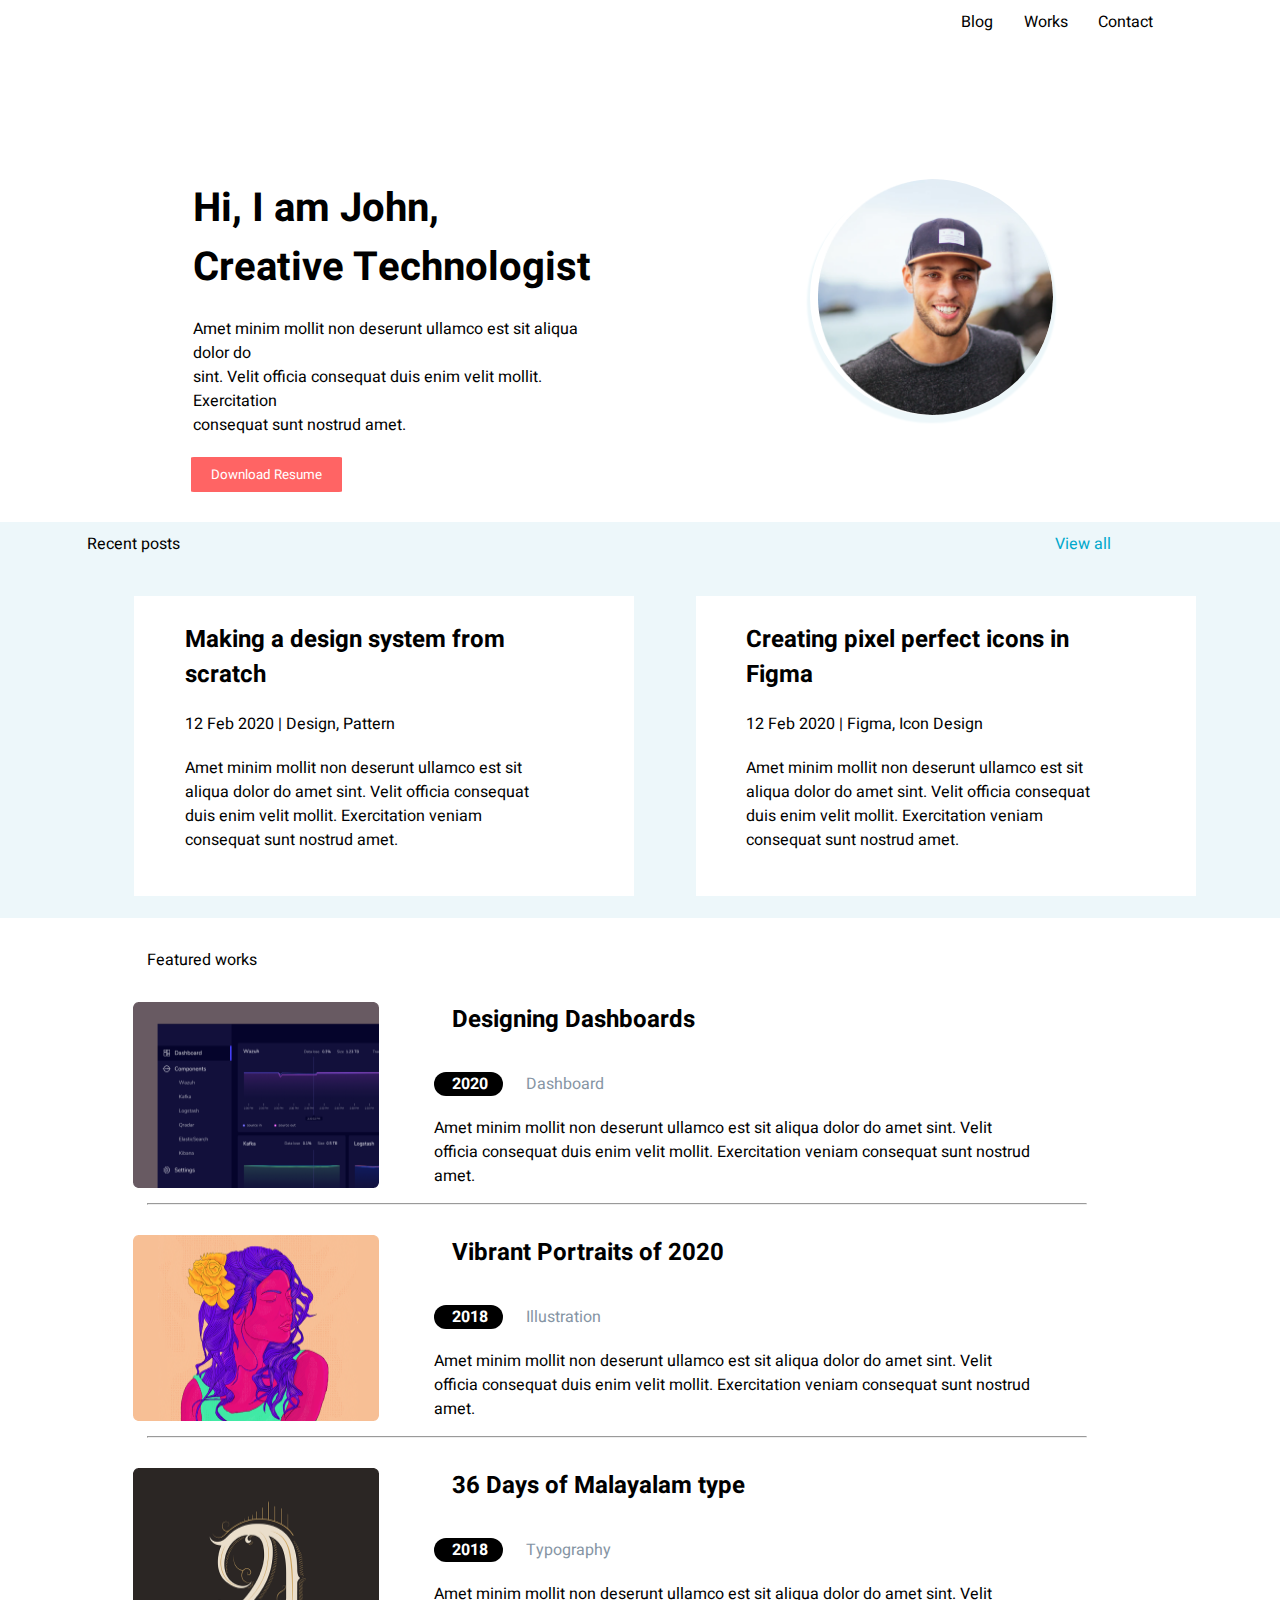
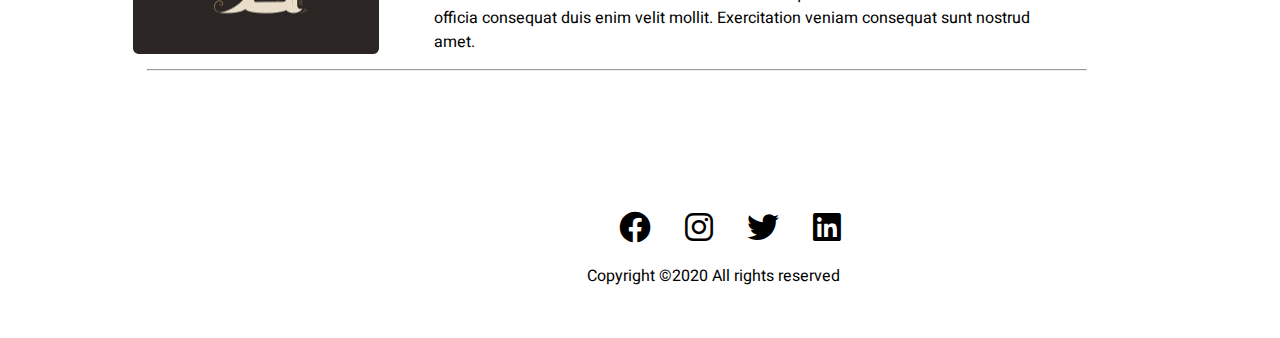
<file: index.html>
<!DOCTYPE html>
<html lang="en">
<head>
    <meta charset="UTF-8">
    <meta http-equiv="X-UA-Compatible" content="IE=edge">
    <meta name="viewport" content="width=device-width, initial-scale=1.0">
    <link rel="stylesheet" href="CSS/style.css">
    <link rel="preconnect" href="https://fonts.googleapis.com">
<link rel="preconnect" href="https://fonts.gstatic.com" crossorigin>
<link href="https://fonts.googleapis.com/css2?family=Heebo&display=swap" rel="stylesheet">
<link rel="stylesheet" href="CSS/all.css">
    <title>Home</title>
</head>
<body>
    <!-- Header start -->
    <header>
        <nav>
            <ul>
                <li><a href="Blog.html">Blog</a></li>
                <li><a href="works.html">Works</a></li>
                <li><a href="index.html">Contact</a></li>
            </ul>
        </nav>
    </header>
    <!-- Header end -->


    <!-- info section start -->
    <section >
        <Div class="first" >
            <div class="info" >
            <h1>Hi, I am John, <br> Creative Technologist</h1>
            <p style="padding-bottom: 20px;">Amet minim mollit non deserunt ullamco est sit aliqua dolor do <br> sint. Velit officia consequat duis enim velit mollit. Exercitation <br> consequat sunt nostrud amet.</p>
            <button>Download Resume</button>
        </div>
        <div class="main-img">
        <img src="images/Ellipse 1.png" alt="">
    </Div>
       </Div>
    </section>
    <!-- info section start -->


    <!-- Recent-posts section start -->
    <section class="Recent-posts">
        <div >
        <p class="veiw">Recent posts <span><a href="">View all</a></span></p>
        </div>
        <div class="parts">
        <div class="part1">
            <h2>Making a design system from <br> scratch</h2>
            <p class="date">12 Feb 2020  |  Design, Pattern</p>
            <p>Amet minim mollit non deserunt ullamco est sit <br> aliqua dolor do amet sint. Velit officia consequat <br> duis enim velit mollit. Exercitation veniam <br> consequat sunt nostrud amet.</p>
        </div>
            <div class="part1">
                <h2>Creating pixel perfect icons in  <br> Figma</h2>
                <p class="date">12 Feb 2020  |  Figma, Icon Design</p>
                <p>Amet minim mollit non deserunt ullamco est sit <br> aliqua dolor do amet sint. Velit officia consequat <br> duis enim velit mollit. Exercitation veniam <br> consequat sunt nostrud amet.</p>
            </div>
    </div>
    </section>
    <!-- Recent-posts section start -->


        <!-- Featured works section start -->
    <section>
        <p>Featured works</p>
        <ul>
            <li >
                <div class="work">
                <img src="images/Rectangle 30.png" alt="">
                <div>
                    <h2><a href="WorkDetail.html">Designing Dashboards</a></h2>
                    <p> <span class="date2">2020</span> <span class="gray">Dashboard</span></p>
                    <p>Amet minim mollit non deserunt ullamco est sit aliqua dolor do amet sint. Velit <br> officia consequat duis enim velit mollit. Exercitation veniam consequat sunt  nostrud amet.</p>
                </div>
                </div>
            </li>
            <hr>
            <li >
                <div class="work">
                <img src="images/Rectangle 32.png" alt="">
                <div>
                    <h2><a href="WorkDetail.html">Vibrant Portraits of 2020</a></h2>
                    <p> <span class="date2">2018</span> <span class="gray">Illustration</span></p>
                    <p>Amet minim mollit non deserunt ullamco est sit aliqua dolor do amet sint. Velit <br> officia consequat duis enim velit mollit. Exercitation veniam consequat sunt  nostrud amet.</p>
                </div>
                </div>
            </li>
            <hr>
            <li >
                <div class="work">
                <img src="images/Rectangle 34.png" alt="">
                <div>
                    <h2><a href="WorkDetail.html">36 Days of Malayalam type</a></h2>
                    <p> <span class="date2">2018</span> <span class="gray">Typography</span></p>
                    <p>Amet minim mollit non deserunt ullamco est sit aliqua dolor do amet sint. Velit <br> officia consequat duis enim velit mollit. Exercitation veniam consequat sunt  nostrud amet.</p>
                </div>
                </div>
            </li>
            <hr>
        </ul>
    </section>
     <!-- Featured works section end -->

<!-- footer start -->
    <footer>
        <div>
            <i class="fa-brands fa-facebook"></i>
            <i class="fa-brands fa-instagram"></i>
            <i class="fa-brands fa-twitter"></i>
            <i class="fa-brands fa-linkedin"></i>
        </div>
        <p>Copyright ©2020 All rights reserved </p>
    </footer>
    <!-- footer end -->
</body>
</html>
</file>
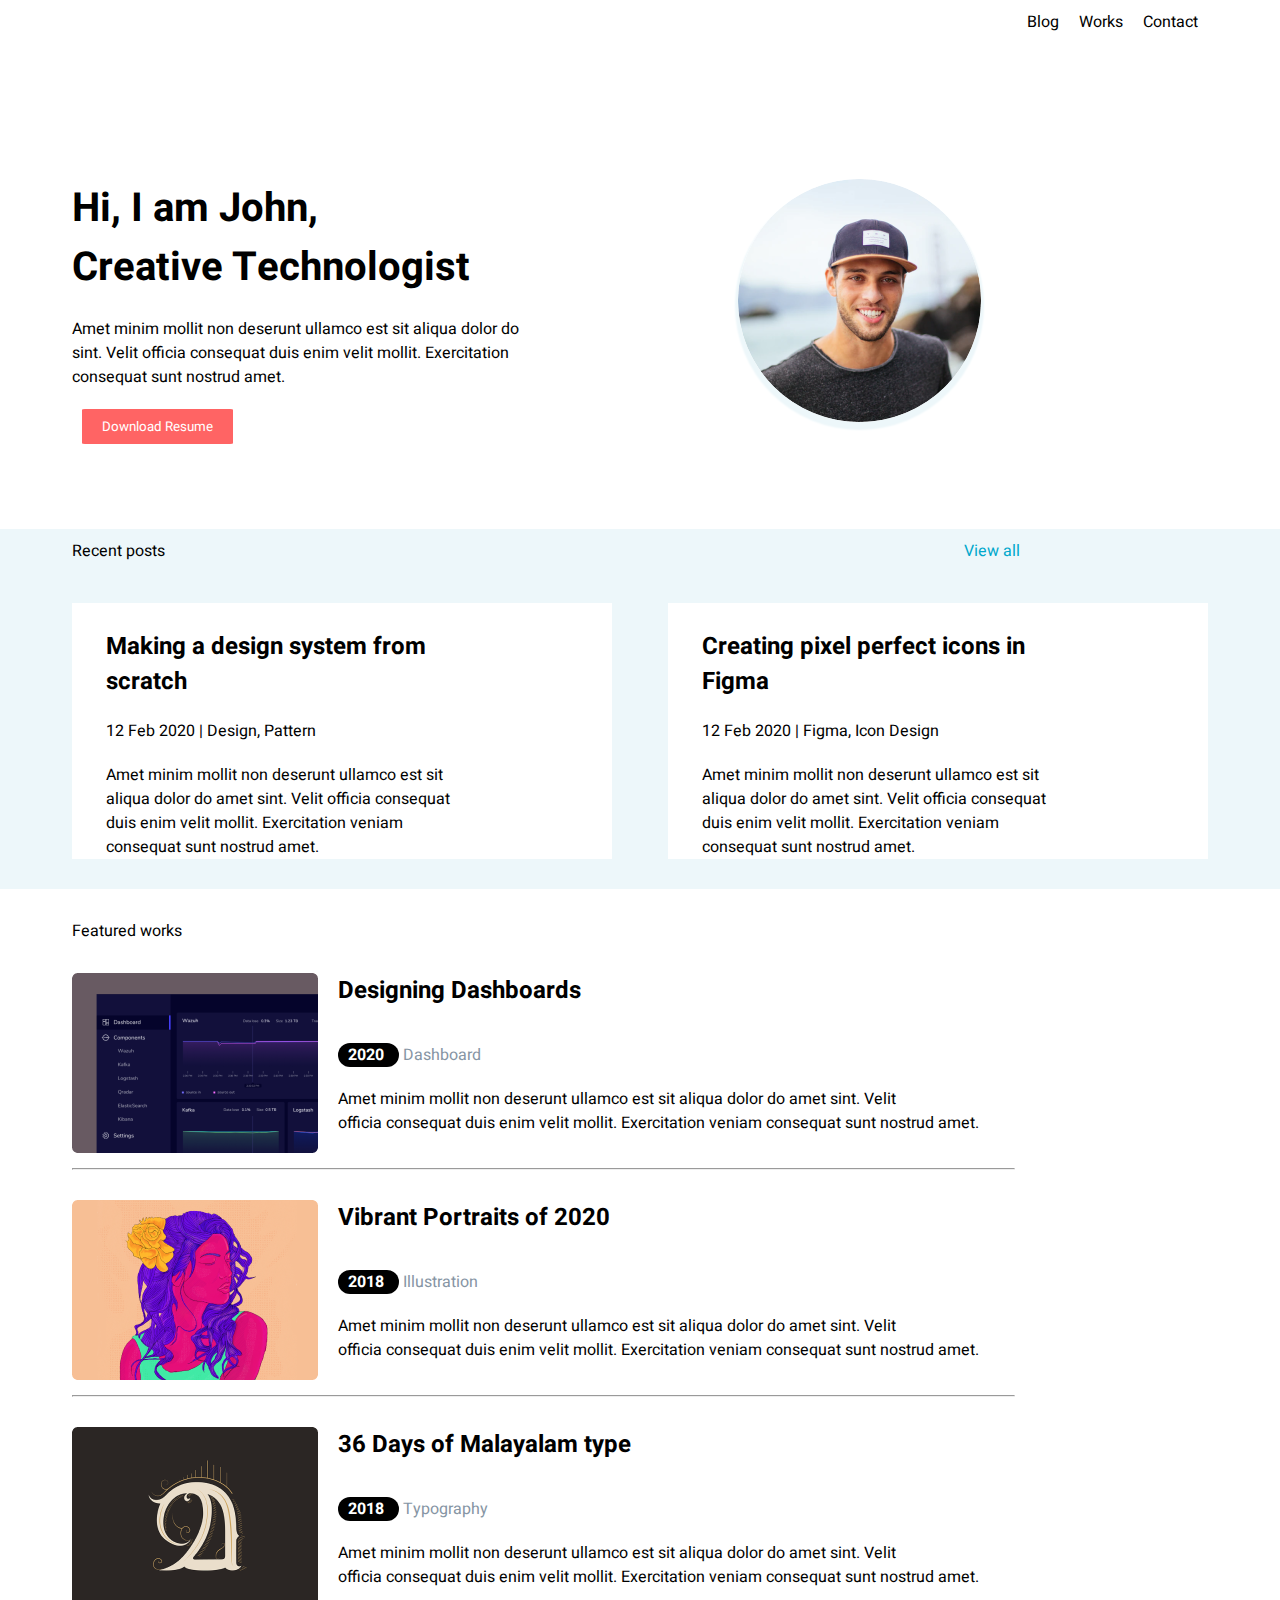
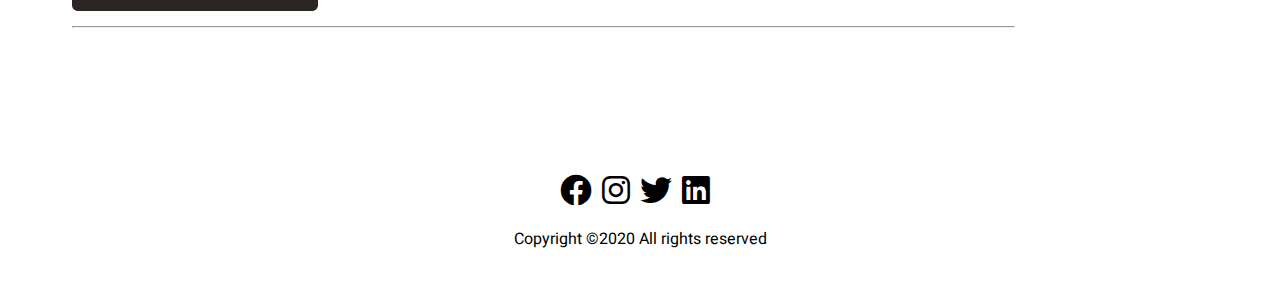
<file: My-project1/index.html>
<!DOCTYPE html>
<html lang="en">
<head>
    <meta charset="UTF-8">
    <meta http-equiv="X-UA-Compatible" content="IE=edge">
    <meta name="viewport" content="width=device-width, initial-scale=1.0">
    <link rel="stylesheet" href="CSS/style.css">
    <link rel="preconnect" href="https://fonts.googleapis.com">
<link rel="preconnect" href="https://fonts.gstatic.com" crossorigin>
<link href="https://fonts.googleapis.com/css2?family=Heebo&display=swap" rel="stylesheet">
<link rel="stylesheet" href="CSS/all.css">
    <title>Home</title>
</head>
<body>
    <!-- Header start -->
    <header>
        <div class="container">
        <nav>
            <i class="fas fa-bars toggle-menu"></i>
            <ul>
                <li><a href="Blog.html">Blog</a></li>
                <li><a href="works.html">Works</a></li>
                <li><a href="index.html">Contact</a></li>
            </ul>
        </nav>
    </div>
    </header>
    <!-- Header end -->


    <!-- info section start -->
    <section >
        <div class="container">
        <Div class="first" >
            <div class="info" >
            <h1>Hi, I am John, <br> Creative Technologist</h1>
            <p style="padding-bottom: 20px;">Amet minim mollit non deserunt ullamco est sit aliqua dolor do <br> sint. Velit officia consequat duis enim velit mollit. Exercitation <br> consequat sunt nostrud amet.</p>
            <button>Download Resume</button>
        </div>
        <div class="main-img">
        <img src="images/Ellipse 1.png" alt="">
    </Div>
       </Div>
    </Div>
    </section>
    <!-- info section start -->


    <!-- Recent-posts section start -->
    <section class="Recent-posts">
        <div class="container">
        <div >
        <p class="veiw">Recent posts <span><a href="">View all</a></span></p>
        </div>
        <div class="parts">
        <div class="part1">
            <h2>Making a design system from <br> scratch</h2>
            <p class="date">12 Feb 2020  |  Design, Pattern</p>
            <p>Amet minim mollit non deserunt ullamco est sit <br> aliqua dolor do amet sint. Velit officia consequat <br> duis enim velit mollit. Exercitation veniam <br> consequat sunt nostrud amet.</p>
        </div>
            <div class="part1">
                <h2>Creating pixel perfect icons in  <br> Figma</h2>
                <p class="date">12 Feb 2020  |  Figma, Icon Design</p>
                <p>Amet minim mollit non deserunt ullamco est sit <br> aliqua dolor do amet sint. Velit officia consequat <br> duis enim velit mollit. Exercitation veniam <br> consequat sunt nostrud amet.</p>
            </div>
    </div>
</div>
    </section>
    <!-- Recent-posts section start -->


        <!-- Featured works section start -->
    <section>
        <div class="container">
        <p>Featured works</p>
        <ul>
            <li >
                <div class="work">
                <img src="images/Rectangle 30.png" alt="">
                <div>
                    <h2><a href="WorkDetail.html">Designing Dashboards</a></h2>
                    <p> <span class="date2">2020</span> <span class="gray">Dashboard</span></p>
                    <p>Amet minim mollit non deserunt ullamco est sit aliqua dolor do amet sint. Velit <br> officia consequat duis enim velit mollit. Exercitation veniam consequat sunt  nostrud amet.</p>
                </div>
                </div>
            </li>
            <hr>
            <li >
                <div class="work">
                <img src="images/Rectangle 32.png" alt="">
                <div>
                    <h2><a href="WorkDetail.html">Vibrant Portraits of 2020</a></h2>
                    <p> <span class="date2">2018</span> <span class="gray">Illustration</span></p>
                    <p>Amet minim mollit non deserunt ullamco est sit aliqua dolor do amet sint. Velit <br> officia consequat duis enim velit mollit. Exercitation veniam consequat sunt  nostrud amet.</p>
                </div>
                </div>
            </li>
            <hr>
            <li >
                <div class="work">
                <img src="images/Rectangle 34.png" alt="">
                <div>
                    <h2><a href="WorkDetail.html">36 Days of Malayalam type</a></h2>
                    <p> <span class="date2">2018</span> <span class="gray">Typography</span></p>
                    <p>Amet minim mollit non deserunt ullamco est sit aliqua dolor do amet sint. Velit <br> officia consequat duis enim velit mollit. Exercitation veniam consequat sunt  nostrud amet.</p>
                </div>
                </div>
            </li>
            <hr>
        </ul>
    </div>
    </section>
     <!-- Featured works section end -->

<!-- footer start -->
    <footer>

        <div>
            <i class="fa-brands fa-facebook"></i>
            <i class="fa-brands fa-instagram"></i>
            <i class="fa-brands fa-twitter"></i>
            <i class="fa-brands fa-linkedin"></i>
        </div>
        <p>Copyright ©2020 All rights reserved </p>

    </footer>
    <!-- footer end -->
</body>
</html>
</file>
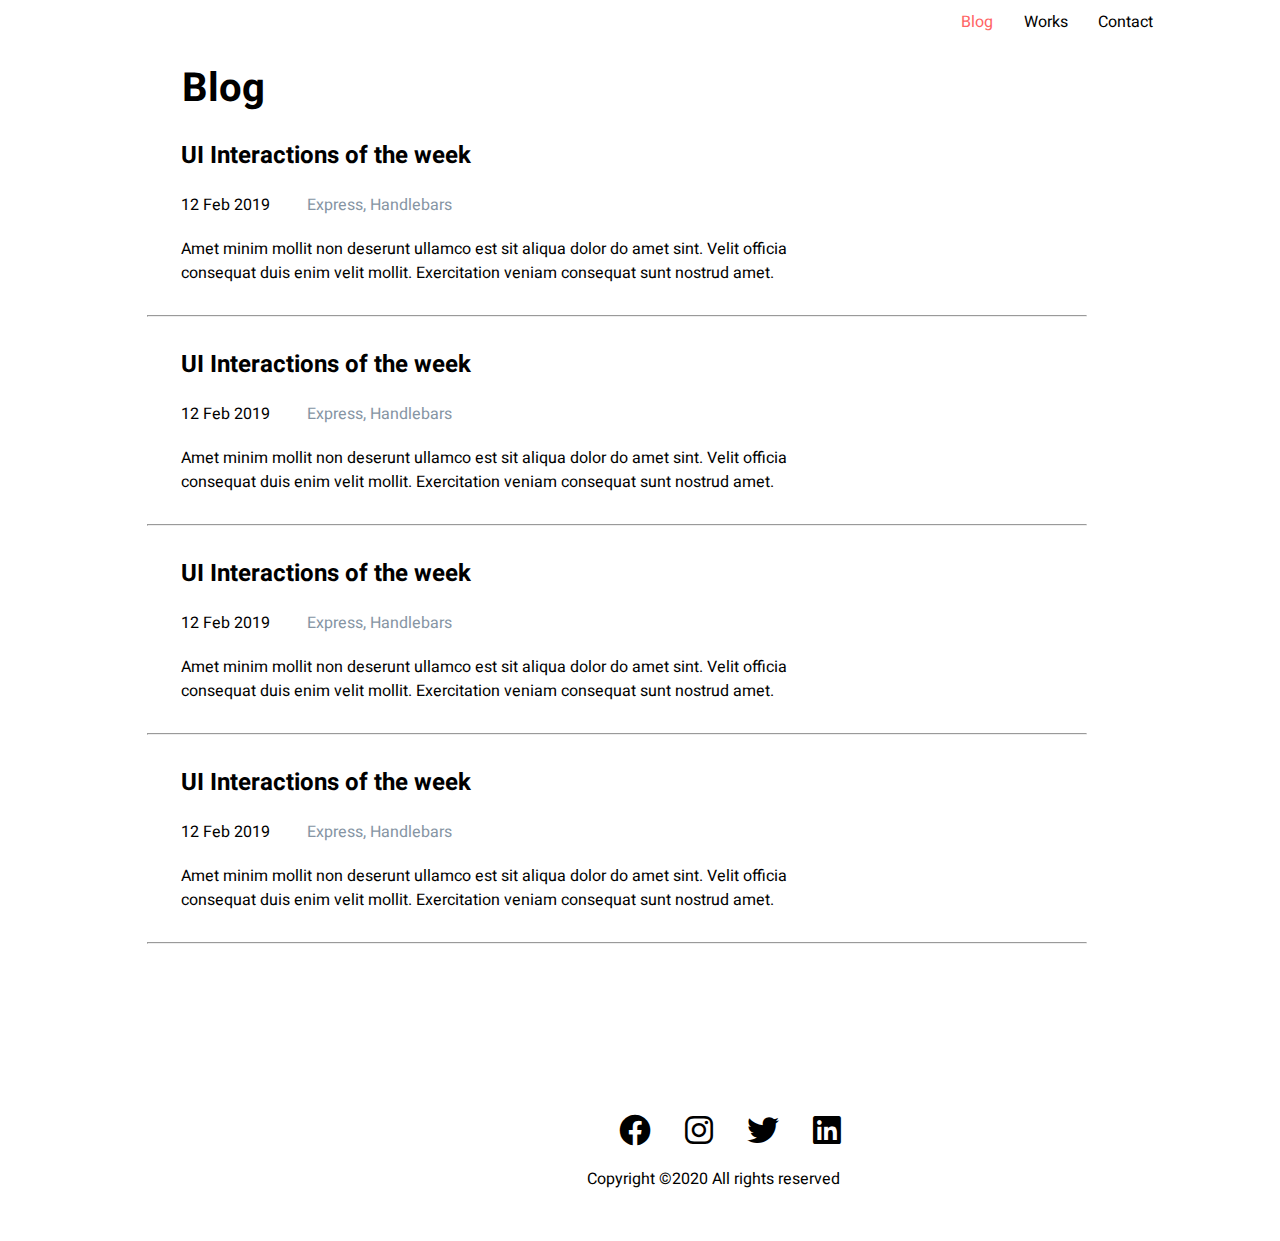
<file: Blog.html>
<!DOCTYPE html>
<html lang="en">
<head>
    <meta charset="UTF-8">
    <meta http-equiv="X-UA-Compatible" content="IE=edge">
    <meta name="viewport" content="width=device-width, initial-scale=1.0">
    <link rel="stylesheet" href="CSS/style.css">
    <link rel="preconnect" href="https://fonts.googleapis.com">
<link rel="preconnect" href="https://fonts.gstatic.com" crossorigin>
<link href="https://fonts.googleapis.com/css2?family=Heebo&display=swap" rel="stylesheet">
<link rel="stylesheet" href="CSS/all.css">
    <title>Blog</title>
</head>
<body>
     <!-- Header start -->
     <header>
        <nav>
            <ul>
                <li ><a class="nav-a" href="Blog.html">Blog</a></li>
                <li><a href="works.html">Works</a></li>
                <li><a href="index.html">Contact</a></li>
            </ul>
        </nav>
    </header>
    <!-- Header end -->

    <!-- Blog section srart -->
    <section>
        <h1 style="margin-left: 3%; font-weight: bold;">Blog</h1>
        <div class="blog">
        <h2>UI Interactions of the week</h2>
        <p> 12 Feb 2019 <span class="gray">Express, Handlebars</span></p>
        <p>Amet minim mollit non deserunt ullamco est sit aliqua dolor do amet sint. Velit officia <br> consequat duis enim velit mollit. Exercitation veniam consequat sunt nostrud amet.</p>
        <hr>
    </div>
    <div class="blog">
        <h2>UI Interactions of the week</h2>
        <p> 12 Feb 2019 <span class="gray">Express, Handlebars</span></p>
        <p>Amet minim mollit non deserunt ullamco est sit aliqua dolor do amet sint. Velit officia <br> consequat duis enim velit mollit. Exercitation veniam consequat sunt nostrud amet.</p>
        <hr>      
    </div> 
     <div class="blog">
        <h2>UI Interactions of the week</h2>
        <p> 12 Feb 2019 <span class="gray">Express, Handlebars</span></p>
        <p>Amet minim mollit non deserunt ullamco est sit aliqua dolor do amet sint. Velit officia <br> consequat duis enim velit mollit. Exercitation veniam consequat sunt nostrud amet.</p>
        <hr>   
    </div>   
      <div class="blog">
        <h2>UI Interactions of the week</h2>
        <p> 12 Feb 2019 <span class="gray">Express, Handlebars</span></p>
        <p>Amet minim mollit non deserunt ullamco est sit aliqua dolor do amet sint. Velit officia <br> consequat duis enim velit mollit. Exercitation veniam consequat sunt nostrud amet.</p>
        <hr>
    </div>
    </section>
        <!-- Blog section end -->


    <!-- footer start -->
    <footer>
        <div>
            <i class="fa-brands fa-facebook"></i>
            <i class="fa-brands fa-instagram"></i>
            <i class="fa-brands fa-twitter"></i>
            <i class="fa-brands fa-linkedin"></i>
        </div>
        <p>Copyright ©2020 All rights reserved </p>
    </footer>
    <!-- footer end -->
</body>
</html>
</file>
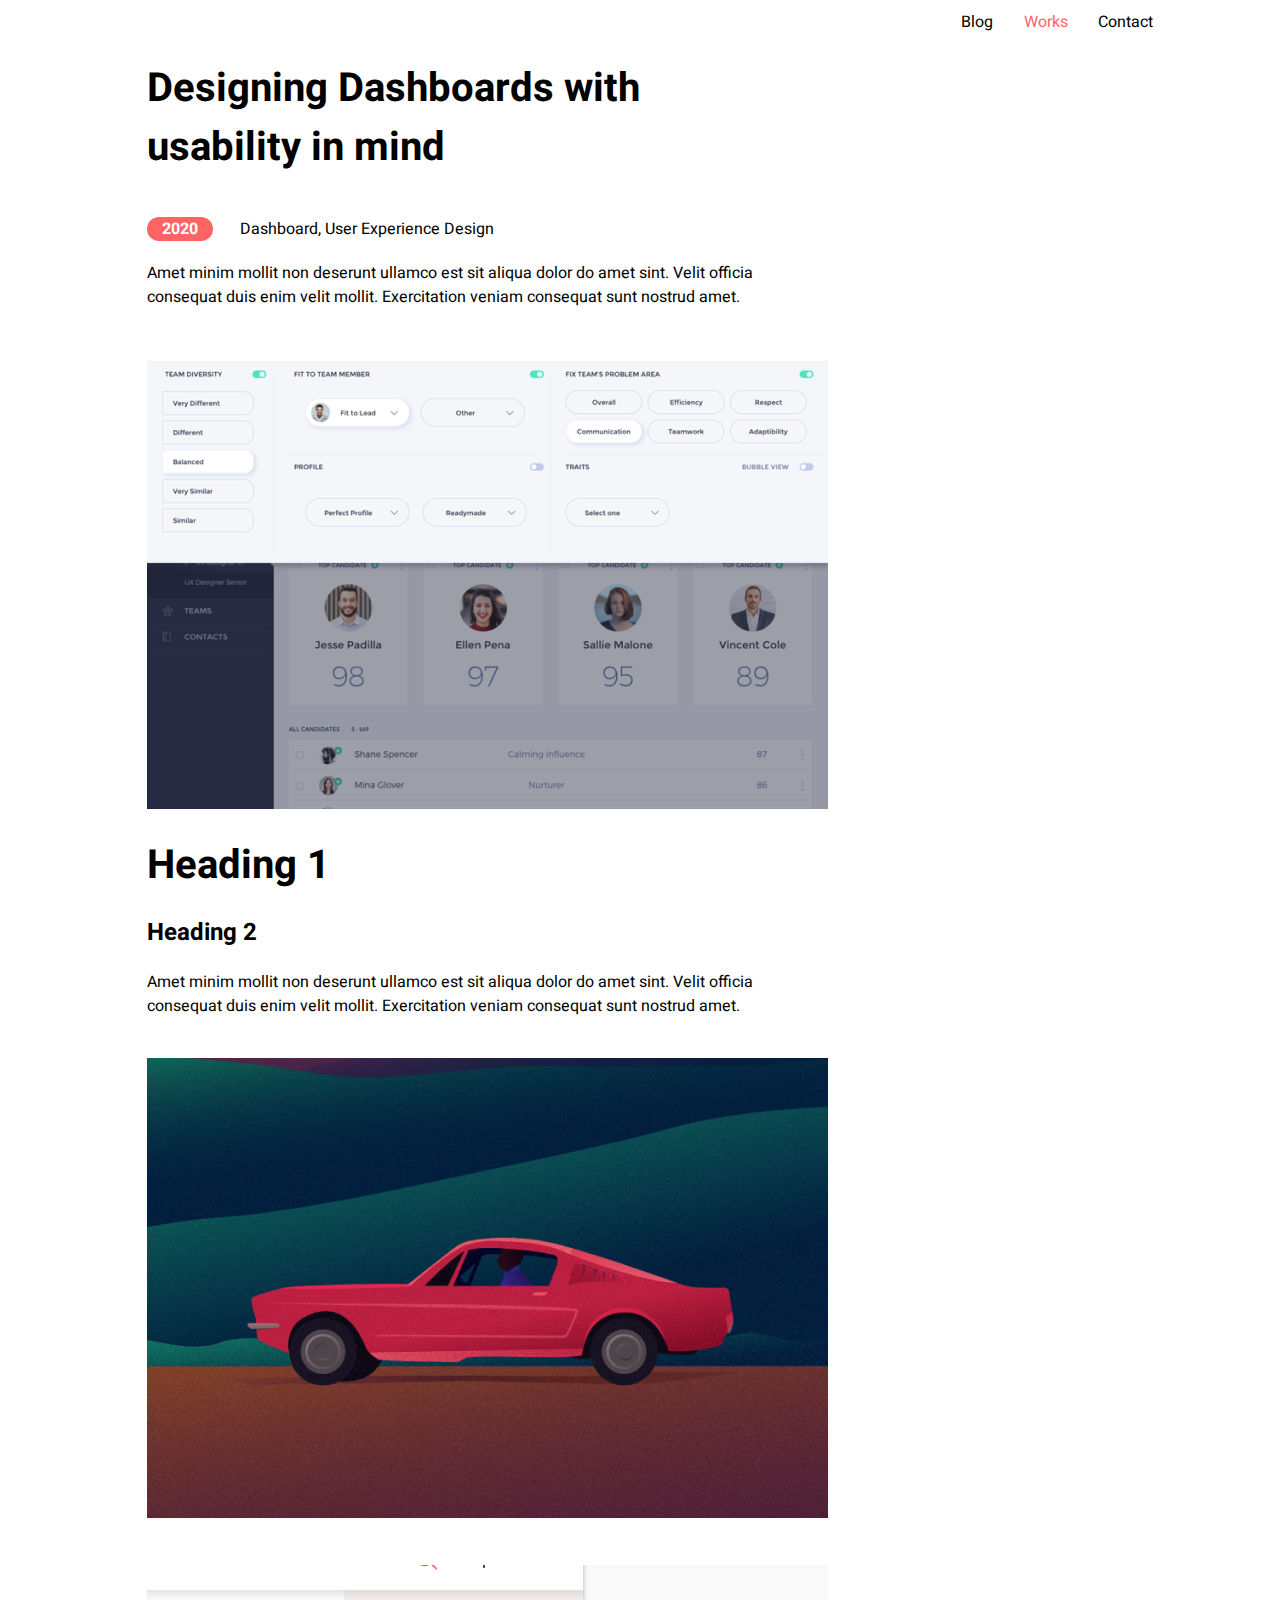
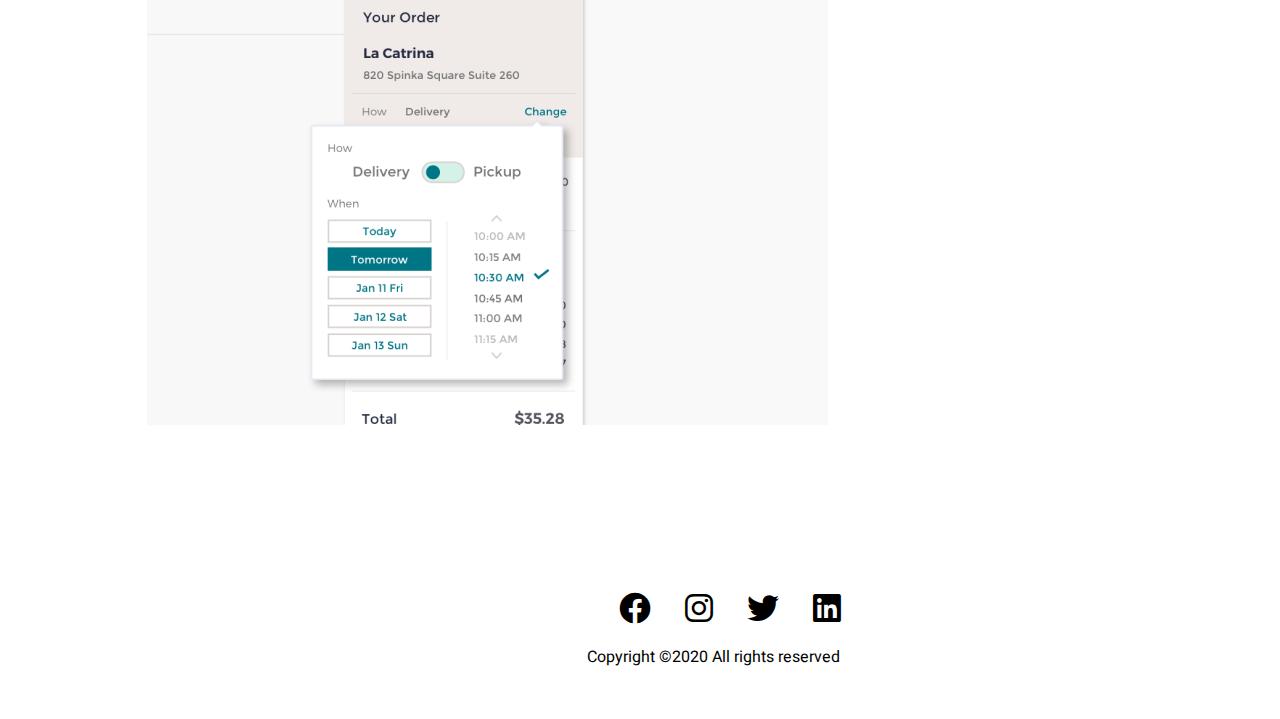
<file: WorkDetail.html>
<!DOCTYPE html>
<html lang="en">
<head>
    <meta charset="UTF-8">
    <meta http-equiv="X-UA-Compatible" content="IE=edge">
    <meta name="viewport" content="width=device-width, initial-scale=1.0">
    
    <link rel="stylesheet" href="CSS/style.css">
    <link rel="preconnect" href="https://fonts.googleapis.com">
<link rel="preconnect" href="https://fonts.gstatic.com" crossorigin>
<link href="https://fonts.googleapis.com/css2?family=Heebo&display=swap" rel="stylesheet">
<link rel="stylesheet" href="CSS/all.css">
    <title>Work Detail</title>
</head>
<body>
 <!-- Header start -->
 <header>
    <nav>
        <ul>
            <li ><a  href="Blog.html">Blog</a></li>
            <li><a class="nav-a" href="works.html">Works</a></li>
            <li><a href="index.html">Contact</a></li>
        </ul>
    </nav>
</header>
<!-- Header end -->

    <!-- Dashboard section srart -->

<section class="Dashboard" >
    <h1>Designing Dashboards with <br> usability in mind</h1>
    <p > <span class="date3">2020</span> Dashboard, User Experience Design</p>
    <p >Amet minim mollit non deserunt ullamco est sit aliqua dolor do amet sint. Velit officia <br> consequat duis enim velit mollit. Exercitation veniam consequat sunt nostrud amet.</p>
    <img src="images/Rectangle 4.png" alt="">
    <h1>Heading 1</h1>
    <h2>Heading 2</h2>
    <p>Amet minim mollit non deserunt ullamco est sit aliqua dolor do amet sint. Velit officia <br> consequat duis enim velit mollit. Exercitation veniam consequat sunt nostrud amet.</p>
    <img src="images/Rectangle 5.png" alt="">
    <br>
    <img src="images/Rectangle 6.png" alt="">
</section>
    <!-- Dashboard section end -->


<!-- footer start -->
<footer>
    <div>
        <i class="fa-brands fa-facebook"></i>
        <i class="fa-brands fa-instagram"></i>
        <i class="fa-brands fa-twitter"></i>
        <i class="fa-brands fa-linkedin"></i>
    </div>
    <p>Copyright ©2020 All rights reserved </p>
</footer>
<!-- footer end -->
</body>
</html>
</file>
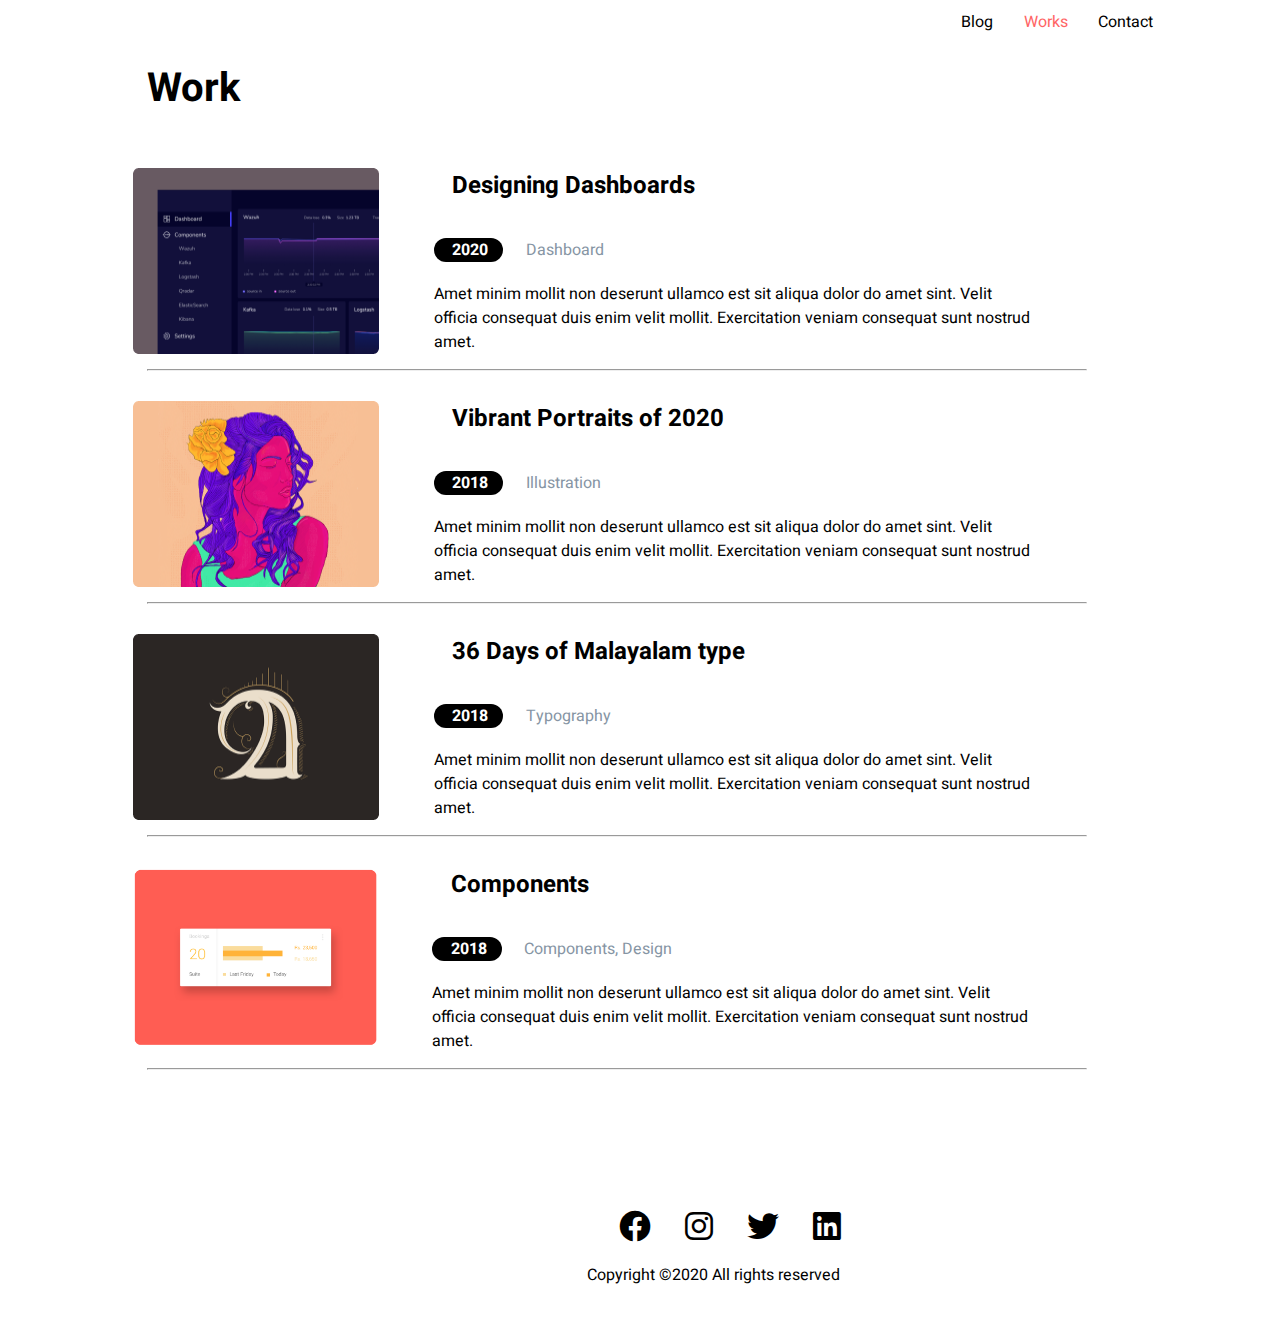
<file: works.html>
<!DOCTYPE html>
<html lang="en">
<head>
    <meta charset="UTF-8">
    <meta http-equiv="X-UA-Compatible" content="IE=edge">
    <meta name="viewport" content="width=device-width, initial-scale=1.0">
    <link rel="stylesheet" href="CSS/style.css">
    <link rel="preconnect" href="https://fonts.googleapis.com">
<link rel="preconnect" href="https://fonts.gstatic.com" crossorigin>
<link href="https://fonts.googleapis.com/css2?family=Heebo&display=swap" rel="stylesheet">
<link rel="stylesheet" href="CSS/all.css">
    <title>Work</title>
</head>
<body>
         <!-- Header start -->
         <header>
            <nav>
                <ul>
                    <li ><a  href="Blog.html">Blog</a></li>
                    <li><a class="nav-a" href="works.html">Works</a></li>
                    <li><a href="index.html">Contact</a></li>
                </ul>
            </nav>
        </header>
        <!-- Header end -->

            <!-- work section srart -->

        <section>
            <h1>Work</h1>
    <ul>
        <li >
            <div class="work">
            <img src="images/Rectangle 30.png" alt="">
            <div>
                <h2> <a href="WorkDetail.html">Designing Dashboards</a> </h2>
                <p> <span class="date2">2020</span> <span class="gray">Dashboard</span></p>
                <p>Amet minim mollit non deserunt ullamco est sit aliqua dolor do amet sint. Velit <br> officia consequat duis enim velit mollit. Exercitation veniam consequat sunt  nostrud amet.</p>
            </div>
            </div>
        </li>
        <hr>
        <li >
            <div class="work">
            <img src="images/Rectangle 32.png" alt="">
            <div>
                <h2><a href="WorkDetail.html">Vibrant Portraits of 2020</a></h2>
                <p> <span class="date2">2018</span> <span class="gray">Illustration</span></p>
                <p>Amet minim mollit non deserunt ullamco est sit aliqua dolor do amet sint. Velit <br> officia consequat duis enim velit mollit. Exercitation veniam consequat sunt  nostrud amet.</p>
            </div>
            </div>
        </li>
        <hr>
        <li >
            <div class="work">
            <img src="images/Rectangle 34.png" alt="">
            <div>
                <h2><a href="WorkDetail.html">36 Days of Malayalam type</a></h2>
                <p> <span class="date2">2018</span> <span class="gray">Typography</span></p>
                <p>Amet minim mollit non deserunt ullamco est sit aliqua dolor do amet sint. Velit <br> officia consequat duis enim velit mollit. Exercitation veniam consequat sunt  nostrud amet.</p>
            </div>
            </div>
        </li>
        <hr>
        <li >
            <div class="work">
            <img style="width: 280px; height: 184px;" src="images/Screenshot 2023-04-15 155145.png" alt="">
            <div>
                <h2><a href="WorkDetail.html">Components</a></h2>
                <p> <span class="date2">2018</span> <span class="gray">Components, Design</span></p>
                <p>Amet minim mollit non deserunt ullamco est sit aliqua dolor do amet sint. Velit <br> officia consequat duis enim velit mollit. Exercitation veniam consequat sunt  nostrud amet.</p>
            </div>
            </div>
        </li>
        <hr>
    </ul>
</section>
    <!-- work section end -->


<!-- footer start -->
<footer>
    <div>
        <i class="fa-brands fa-facebook"></i>
        <i class="fa-brands fa-instagram"></i>
        <i class="fa-brands fa-twitter"></i>
        <i class="fa-brands fa-linkedin"></i>
    </div>
    <p>Copyright ©2020 All rights reserved </p>
</footer>
<!-- footer end -->
</body>
</html>
</file>
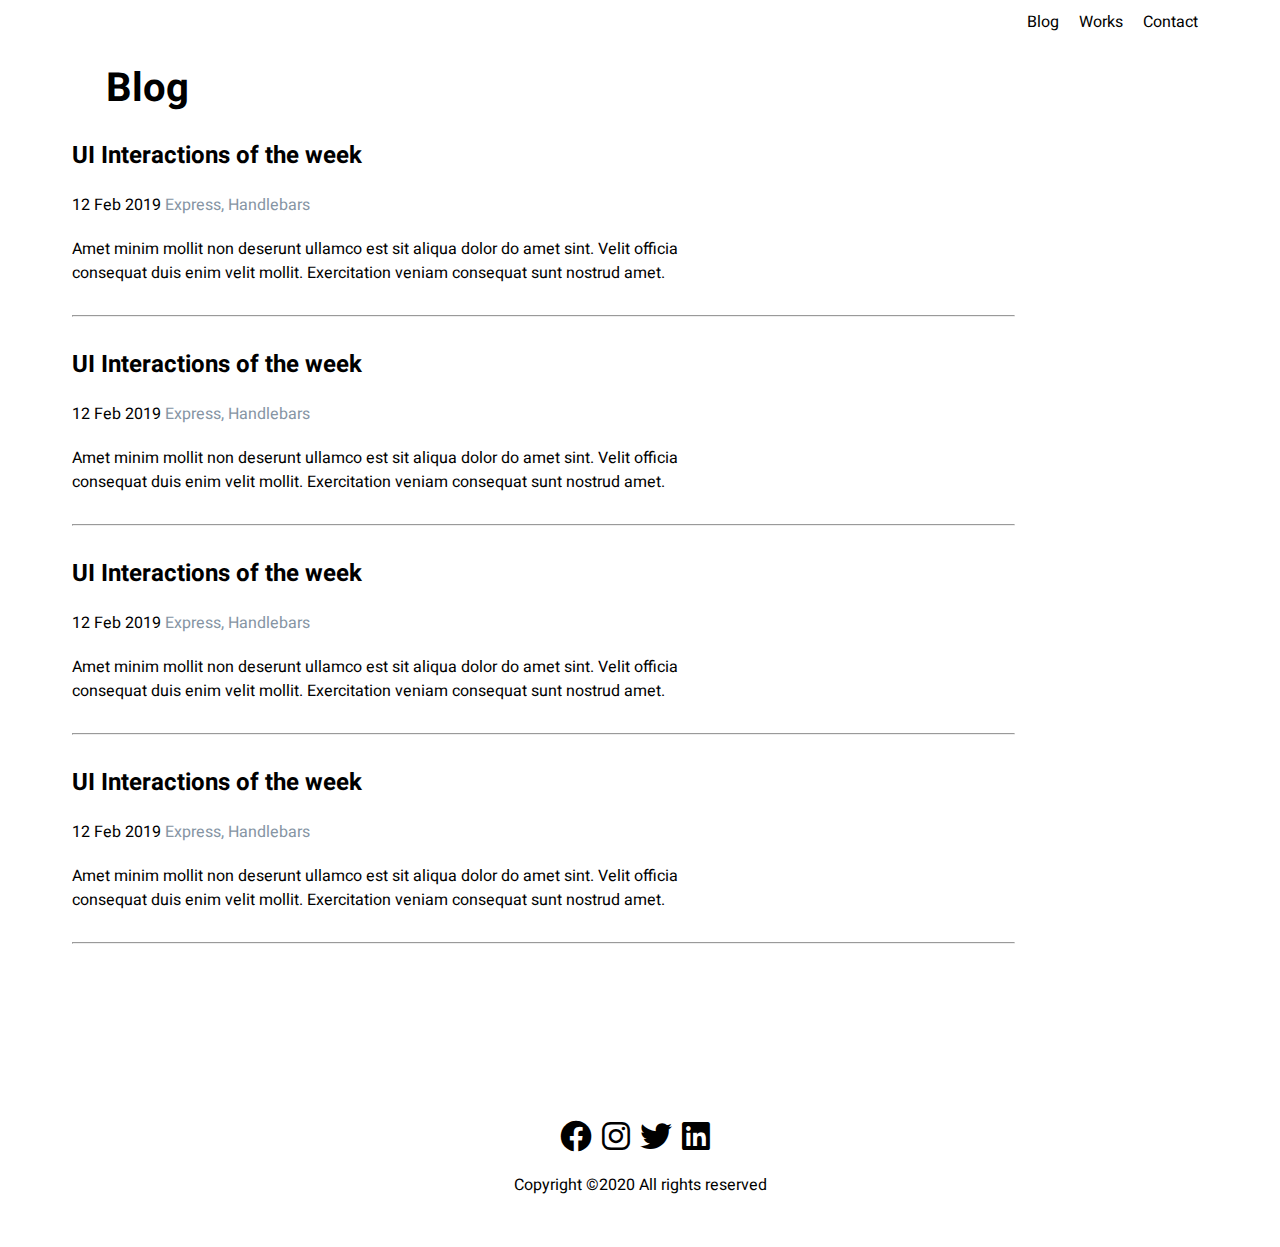
<file: My-project1/Blog.html>
<!DOCTYPE html>
<html lang="en">
<head>
    <meta charset="UTF-8">
    <meta http-equiv="X-UA-Compatible" content="IE=edge">
    <meta name="viewport" content="width=device-width, initial-scale=1.0">
    <link rel="stylesheet" href="CSS/style.css">
    <link rel="preconnect" href="https://fonts.googleapis.com">
<link rel="preconnect" href="https://fonts.gstatic.com" crossorigin>
<link href="https://fonts.googleapis.com/css2?family=Heebo&display=swap" rel="stylesheet">
<link rel="stylesheet" href="CSS/all.css">
    <title>Blog</title>
</head>
<body>
     <!-- Header start -->
     <header>
        <div class="container">
        <nav>
            <i class="fas fa-bars toggle-menu"></i>
            <ul>
                <li><a href="Blog.html">Blog</a></li>
                <li><a href="works.html">Works</a></li>
                <li><a href="index.html">Contact</a></li>
            </ul>
        </nav>
    </div>
    </header>
    <!-- Header end -->

    <!-- Blog section srart -->
    <section>
        <div class="container">
        <h1 style="margin-left: 3%; font-weight: bold;">Blog</h1>
        <div class="blog">
        <h2>UI Interactions of the week</h2>
        <p> 12 Feb 2019 <span class="gray">Express, Handlebars</span></p>
        <p>Amet minim mollit non deserunt ullamco est sit aliqua dolor do amet sint. Velit officia <br> consequat duis enim velit mollit. Exercitation veniam consequat sunt nostrud amet.</p>
        <hr>
    </div>
    <div class="blog">
        <h2>UI Interactions of the week</h2>
        <p> 12 Feb 2019 <span class="gray">Express, Handlebars</span></p>
        <p>Amet minim mollit non deserunt ullamco est sit aliqua dolor do amet sint. Velit officia <br> consequat duis enim velit mollit. Exercitation veniam consequat sunt nostrud amet.</p>
        <hr>      
    </div> 
     <div class="blog">
        <h2>UI Interactions of the week</h2>
        <p> 12 Feb 2019 <span class="gray">Express, Handlebars</span></p>
        <p>Amet minim mollit non deserunt ullamco est sit aliqua dolor do amet sint. Velit officia <br> consequat duis enim velit mollit. Exercitation veniam consequat sunt nostrud amet.</p>
        <hr>   
    </div>   
      <div class="blog">
        <h2>UI Interactions of the week</h2>
        <p> 12 Feb 2019 <span class="gray">Express, Handlebars</span></p>
        <p>Amet minim mollit non deserunt ullamco est sit aliqua dolor do amet sint. Velit officia <br> consequat duis enim velit mollit. Exercitation veniam consequat sunt nostrud amet.</p>
        <hr>
    </div>
</div>
    </section>
        <!-- Blog section end -->


    <!-- footer start -->
    <footer>
        <div>
            <i class="fa-brands fa-facebook"></i>
            <i class="fa-brands fa-instagram"></i>
            <i class="fa-brands fa-twitter"></i>
            <i class="fa-brands fa-linkedin"></i>
        </div>
        <p>Copyright ©2020 All rights reserved </p>
    </footer>
    <!-- footer end -->
</body>
</html>
</file>
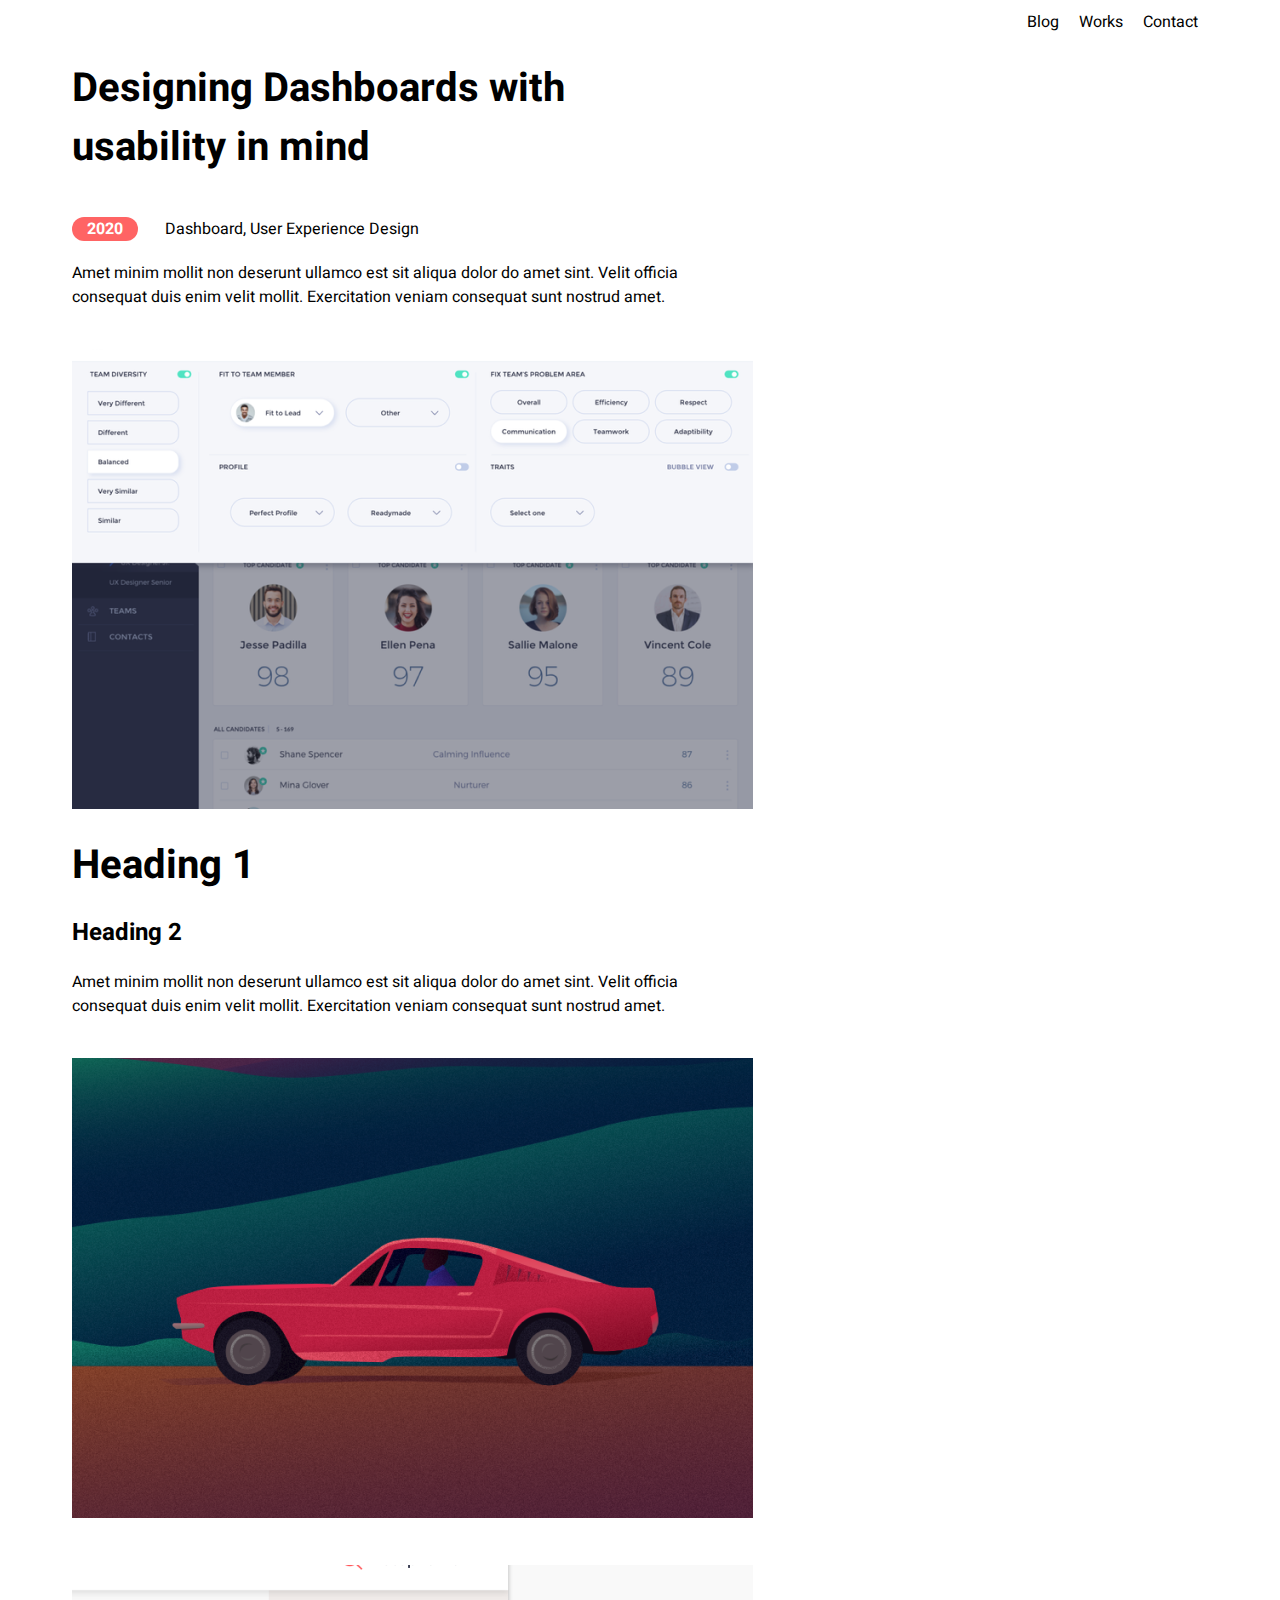
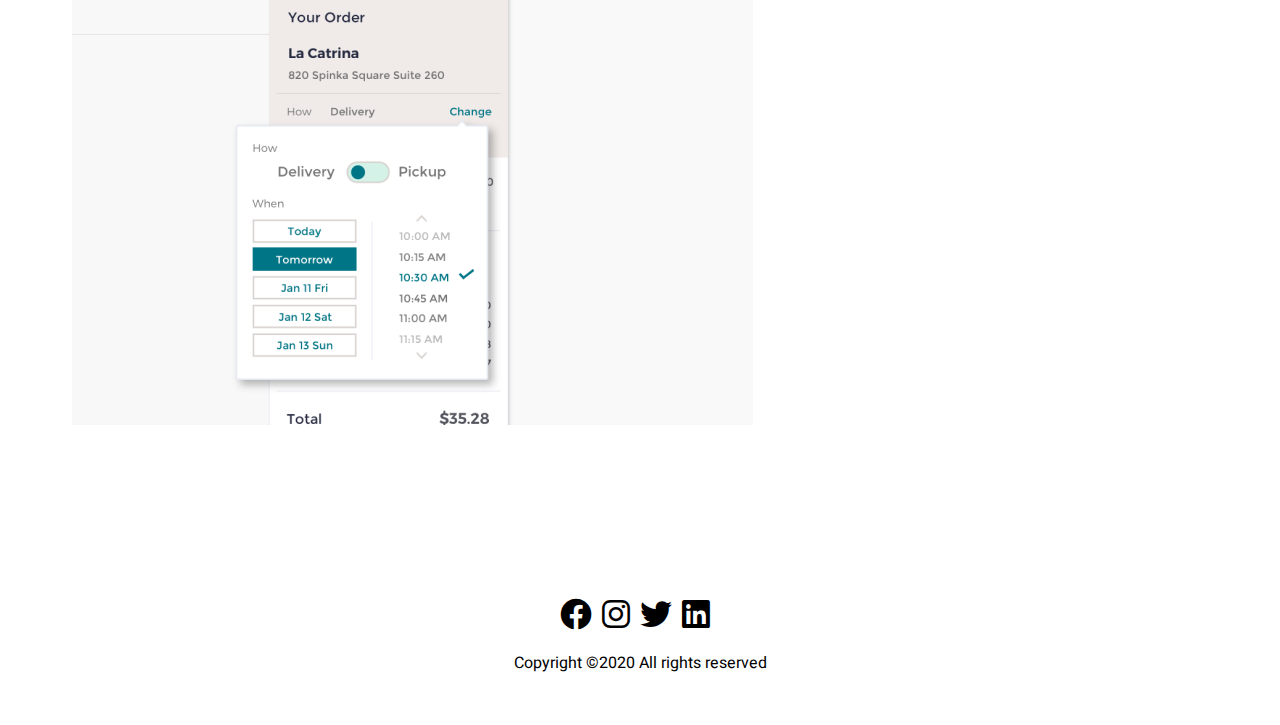
<file: My-project1/WorkDetail.html>
<!DOCTYPE html>
<html lang="en">
<head>
    <meta charset="UTF-8">
    <meta http-equiv="X-UA-Compatible" content="IE=edge">
    <meta name="viewport" content="width=device-width, initial-scale=1.0">
    
    <link rel="stylesheet" href="CSS/style.css">
    <link rel="preconnect" href="https://fonts.googleapis.com">
<link rel="preconnect" href="https://fonts.gstatic.com" crossorigin>
<link href="https://fonts.googleapis.com/css2?family=Heebo&display=swap" rel="stylesheet">
<link rel="stylesheet" href="CSS/all.css">
    <title>Work Detail</title>
</head>
<body>
 <!-- Header start -->
 <header>
    <div class="container">
    <nav>
        <i class="fas fa-bars toggle-menu"></i>
        <ul>
            <li><a href="Blog.html">Blog</a></li>
            <li><a href="works.html">Works</a></li>
            <li><a href="index.html">Contact</a></li>
        </ul>
    </nav>
</div>
</header>
<!-- Header end -->

    <!-- Dashboard section srart -->

<section class="Dashboard" >
    <div class="container">
    <h1>Designing Dashboards with <br> usability in mind</h1>
    <p > <span class="date3">2020</span> Dashboard, User Experience Design</p>
    <p >Amet minim mollit non deserunt ullamco est sit aliqua dolor do amet sint. Velit officia <br> consequat duis enim velit mollit. Exercitation veniam consequat sunt nostrud amet.</p>
    <img src="images/Rectangle 4.png" alt="">
    <h1>Heading 1</h1>
    <h2>Heading 2</h2>
    <p>Amet minim mollit non deserunt ullamco est sit aliqua dolor do amet sint. Velit officia <br> consequat duis enim velit mollit. Exercitation veniam consequat sunt nostrud amet.</p>
    <img src="images/Rectangle 5.png" alt="">
    <br>
    <img src="images/Rectangle 6.png" alt="">
</div>
</section>
    <!-- Dashboard section end -->


<!-- footer start -->
<footer>
    <div>
        <i class="fa-brands fa-facebook"></i>
        <i class="fa-brands fa-instagram"></i>
        <i class="fa-brands fa-twitter"></i>
        <i class="fa-brands fa-linkedin"></i>
    </div>
    <p>Copyright ©2020 All rights reserved </p>
</footer>
<!-- footer end -->
</body>
</html>
</file>
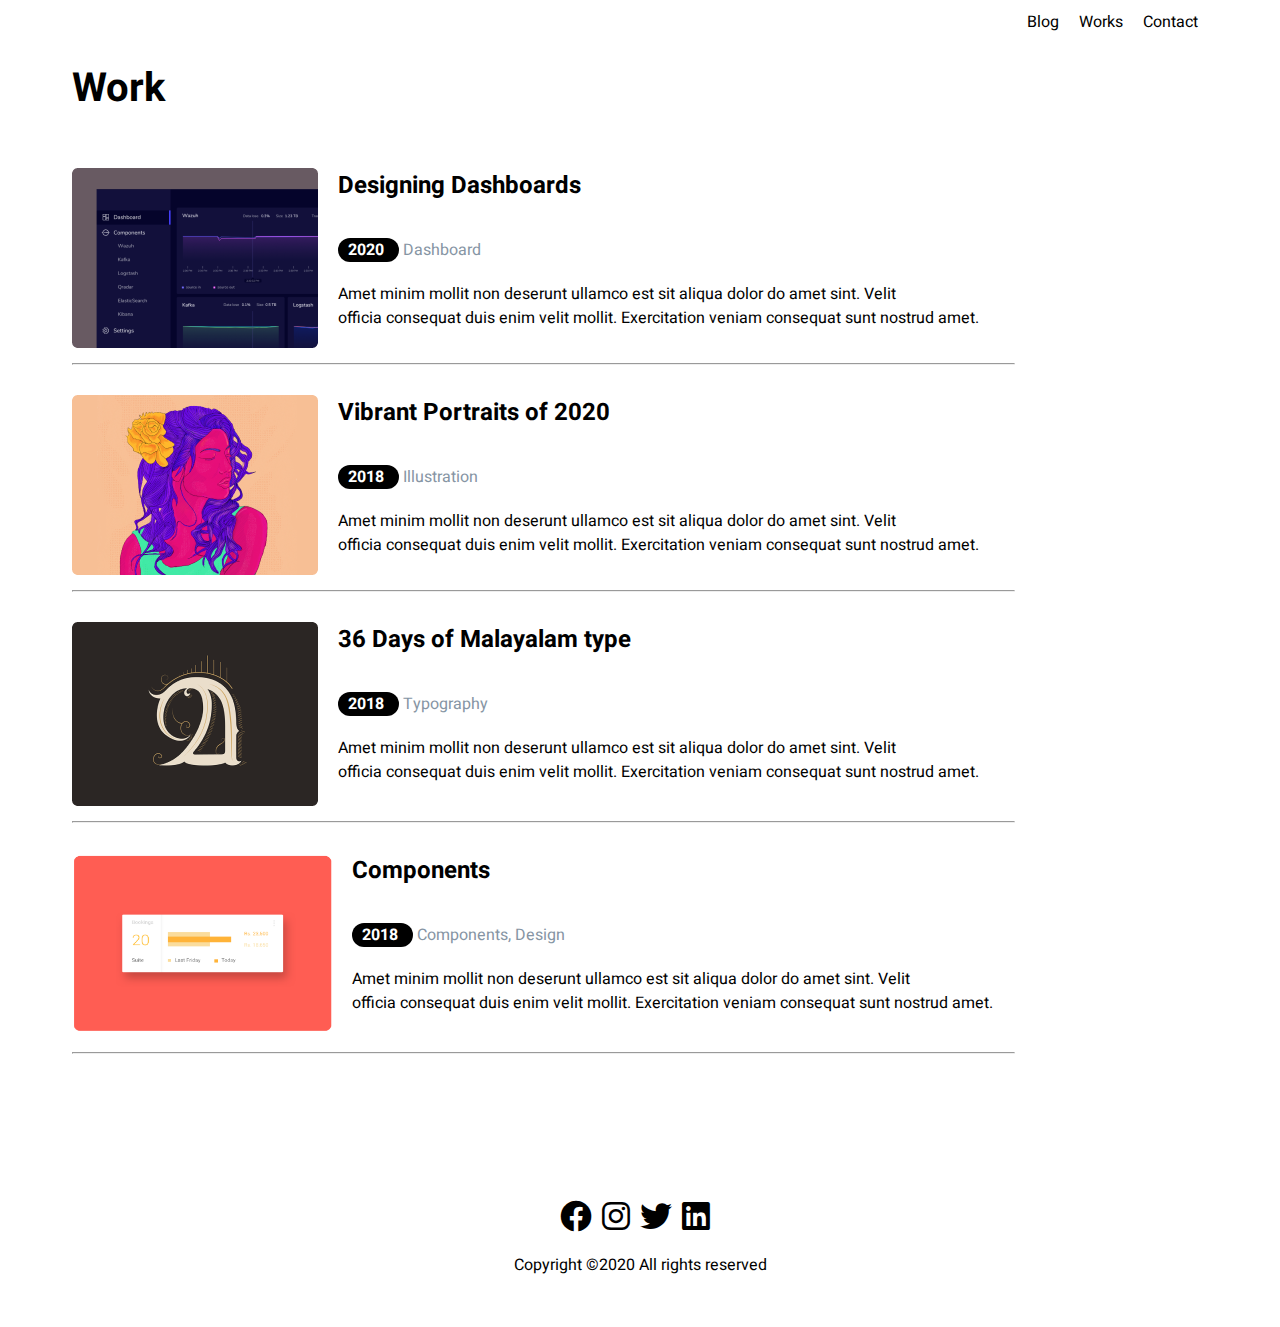
<file: My-project1/works.html>
<!DOCTYPE html>
<html lang="en">
<head>
    <meta charset="UTF-8">
    <meta http-equiv="X-UA-Compatible" content="IE=edge">
    <meta name="viewport" content="width=device-width, initial-scale=1.0">
    <link rel="stylesheet" href="CSS/style.css">
    <link rel="preconnect" href="https://fonts.googleapis.com">
<link rel="preconnect" href="https://fonts.gstatic.com" crossorigin>
<link href="https://fonts.googleapis.com/css2?family=Heebo&display=swap" rel="stylesheet">
<link rel="stylesheet" href="CSS/all.css">
    <title>Work</title>
</head>
<body>
         <!-- Header start -->
         <header>
            <div class="container">
            <nav>
                <i class="fas fa-bars toggle-menu"></i>
                <ul>
                    <li><a href="Blog.html">Blog</a></li>
                    <li><a href="works.html">Works</a></li>
                    <li><a href="index.html">Contact</a></li>
                </ul>
            </nav>
        </div>
        </header>
        <!-- Header end -->

            <!-- work section srart -->

        <section>
            <div class="container">
            <h1>Work</h1>
    <ul>
        <li >
            <div class="work">
            <img src="images/Rectangle 30.png" alt="">
            <div>
                <h2> <a href="WorkDetail.html">Designing Dashboards</a> </h2>
                <p> <span class="date2">2020</span> <span class="gray">Dashboard</span></p>
                <p>Amet minim mollit non deserunt ullamco est sit aliqua dolor do amet sint. Velit <br> officia consequat duis enim velit mollit. Exercitation veniam consequat sunt  nostrud amet.</p>
            </div>
            </div>
        </li>
        <hr>
        <li >
            <div class="work">
            <img src="images/Rectangle 32.png" alt="">
            <div>
                <h2><a href="WorkDetail.html">Vibrant Portraits of 2020</a></h2>
                <p> <span class="date2">2018</span> <span class="gray">Illustration</span></p>
                <p>Amet minim mollit non deserunt ullamco est sit aliqua dolor do amet sint. Velit <br> officia consequat duis enim velit mollit. Exercitation veniam consequat sunt  nostrud amet.</p>
            </div>
            </div>
        </li>
        <hr>
        <li >
            <div class="work">
            <img src="images/Rectangle 34.png" alt="">
            <div>
                <h2><a href="WorkDetail.html">36 Days of Malayalam type</a></h2>
                <p> <span class="date2">2018</span> <span class="gray">Typography</span></p>
                <p>Amet minim mollit non deserunt ullamco est sit aliqua dolor do amet sint. Velit <br> officia consequat duis enim velit mollit. Exercitation veniam consequat sunt  nostrud amet.</p>
            </div>
            </div>
        </li>
        <hr>
        <li >
            <div class="work">
            <img style="width: 280px; height: 184px;" src="images/Screenshot 2023-04-15 155145.png" alt="">
            <div>
                <h2><a href="WorkDetail.html">Components</a></h2>
                <p> <span class="date2">2018</span> <span class="gray">Components, Design</span></p>
                <p>Amet minim mollit non deserunt ullamco est sit aliqua dolor do amet sint. Velit <br> officia consequat duis enim velit mollit. Exercitation veniam consequat sunt  nostrud amet.</p>
            </div>
            </div>
        </li>
        <hr>
    </ul>
</div>
</section>
    <!-- work section end -->


<!-- footer start -->
<footer>
    <div>
        <i class="fa-brands fa-facebook"></i>
        <i class="fa-brands fa-instagram"></i>
        <i class="fa-brands fa-twitter"></i>
        <i class="fa-brands fa-linkedin"></i>
    </div>
    <p>Copyright ©2020 All rights reserved </p>
</footer>
<!-- footer end -->
</body>
</html>
</file>
<file: CSS/style.css>
:root{
    --main-color:#FF6464;
    --main-color2:white;
    --main-font:'Heebo', sans-serif;
}

*{
    margin: 0;
    padding-left: 3%;
    box-sizing: border-box;
    font-family: var(--main-font);
}
nav ul{
    list-style-type: none;
    display: flex;
    text-align: right;
}
nav{
    padding-left: 70%;
}
nav li{
    margin: 10px;
}
a{
    text-decoration: none;
    color: black;
}
h1{
    padding-bottom: 20px;
    font-size: 40px;
}

button{
    color: var(--main-color2);
    background-color: var(--main-color);
    border-radius: 2%;
    height: 35px;
    border: none;
    margin-left: 10px;
    padding-right: 20px;
    padding-left: 20px;
}
.first{
    display: flex;
    padding-top: 120px;
    justify-content: space-between;
}
.main-img img{
    margin-bottom: 100px;
    box-shadow:0px 5px 2px 3px #EDF7FA;
    margin-right: 20%;
    width: 100%;
    border-radius: 100%;
}
.main-img{
    padding-right: 20%;
}
.info{
    width: 40%;
}
.veiw{
    padding-top: 10px;

}
.veiw span  {
    padding-left: 70%;
}
.Recent-posts{
    background-color: #EDF7FA;
    height: 396px;
    margin-bottom: 30px;
    margin-left: -100px;
}
.parts{
    display: flex;
    justify-content: center;
    gap: 5%;
}
.part1{
    background-color: var(--main-color2);
    width: 500px;
    height: 300px;
    margin-top: 40px;
}
.part1 h2{
    padding-top: 26px;
}
.date{
    padding-top: 20px;
    padding-bottom: 20px;
}


.work{
    display: flex;
    text-align: left;
    margin-top: 30px;
}
 .work .date2{
    color: var(--main-color2);
    background-color: black ;
    border-radius: 50px;
    width: 62px;
    height: 28px;
    padding-right: 15px;
    font-weight: bold;
}
.work h2{
    padding-bottom: 15px;
}
.work p{
    padding-top: 20px;
}
ul{
    list-style-type: none;
}
li{
    margin-left: -120px;
    padding-bottom: 15px;
}
hr{
    margin-right: 17%;

}
.gray{
    color: #8695A4;
}
.veiw a{
    color: #00A8CC;
}
footer div{
    display: flex;
    padding-top: 5%;
    justify-content: center;

}
i{
    font-size: 199%;
    padding-bottom: 20px;
    padding-top: 83px;
}
footer p{
    padding-bottom: 50px;
    text-align: center;
}
li .nav-a{
    color:var(--main-color);
}
.blog hr{
    margin-bottom: 30px;
    margin-top: 30px;
}
.blog p {
    margin-top: 20px;
}
.date3{
    color: var(--main-color2);
    background-color: var(--main-color);
    border-radius: 50px;
    width: 62px;
    height: 28px;
    padding-right: 15px;
    padding-left: 15px;
    font-weight: bold;
    margin-right: 23px;
}
.Dashboard p{
    margin-top: 20px;
    margin-bottom: 20px;
}
.Dashboard img{
    margin-top: 20px;
    margin-bottom: 20px;
}
</file>
<file: My-project1/CSS/style.css>
:root{
    --main-color:#FF6464;
    --main-color2:white;
    --main-font:'Heebo', sans-serif;
}

*{
    margin: 0;
    padding: 0;
    box-sizing: border-box;
    font-family: var(--main-font);
}
.container {
    width: 100%;
    margin-left: auto;
    margin-right: auto;
    padding-left: 2rem;
    padding-right: 2rem;
}


@media (min-width: 768px) {
  .container {
    max-width: 768px;
  }
}

@media (min-width: 992px) {
  .container {
    max-width: 992px;
  }
}

/* Extra-large screens */
@media (min-width: 1200px) {
  .container {
    max-width: 1200px;
  }
}
header{
    position: relative;
    width: 100%;
    z-index: 999;
}

nav ul{
    list-style-type: none;
    display: flex;
    justify-content: end;
}
nav li{
    margin: 10px;
}
a{
    text-decoration: none;
    color: black;
}
h1{
    padding-bottom: 20px;
    font-size: 40px;
}

button{
    color: var(--main-color2);
    background-color: var(--main-color);
    border-radius: 2%;
    height: 35px;
    border: none;
    margin-left: 10px;
    padding-right: 20px;
    padding-left: 20px;
    margin-bottom: 20px;
}
.first{
    display: flex;
    padding-top: 120px;
    justify-content: space-between;
}
.main-img img{
    margin-bottom: 100px;
    box-shadow:0px 5px 2px 3px #EDF7FA;
    margin-right: 20%;
    width: 100%;
    border-radius: 100%;
}
.main-img{
    padding-right: 20%;
}
.info{
    width: 40%;
}
.veiw{
    padding-top: 10px;

}
.veiw span  {
    padding-left: 70%;
}
.Recent-posts{
    background-color: #EDF7FA;
    height: 396px;
    margin-bottom: 30px;
}
@media(max-width: 767px){
    .Recent-posts{
        background-color: #EDF7FA;
        height: fit-content;
        width: 100%;
        margin-bottom: 30px;
    }
}
@media(min-width: 767px){
    .Recent-posts{
        background-color: #EDF7FA;
        height: fit-content;
        width: 100%;
        margin-bottom: 30px;
        padding-bottom: 30px;
    }
}
.parts{
    display: flex;
    justify-content: center;
    gap: 5%;
}
.part1{
    background-color: var(--main-color2);
    width: 100%;
    height: fit-content;
    margin-top: 40px;
    padding-left: 3%;
}
@media(max-width: 767px){
    .parts{
        padding-left: 50px;
    }
}
@media(min-width: 767px){
    .part1{
        width: 100%;
        height: fit-content;
    }
}
.part1 h2{
    padding-top: 26px;
}
.date{
    padding-top: 20px;
    padding-bottom: 20px;
}


.work{
    display: flex;
    text-align: left;
    margin-top: 30px;
}
 .work .date2{
    color: var(--main-color2);
    background-color: black ;
    border-radius: 50px;
    padding-right: 15px;
    padding-left: 10px;
    font-weight: bold;
}
.work h2{
    padding-bottom: 15px;
}
.work p{
    padding-top: 20px;
}
.work img{
    padding-right: 20px;
}
ul{
    list-style-type: none;
}
li{
    padding-bottom: 15px;
}
hr{
    margin-right: 17%;

}
.gray{
    color: #8695A4;
}
.veiw a{
    color: #00A8CC;
}
footer div{
    display: flex;
    padding-top: 5%;
    justify-content: center;

}
footer i{
    font-size: 199%;
    padding-bottom: 20px;
    padding-top: 83px;
    padding-right: 10px;
}
footer p{
    padding-bottom: 50px;
    text-align: center;
}
li .nav-a{
    color:var(--main-color);
}
.blog hr{
    margin-bottom: 30px;
    margin-top: 30px;
}
.blog p {
    margin-top: 20px;
}
.date3{
    color: var(--main-color2);
    background-color: var(--main-color);
    border-radius: 50px;
    width: 62px;
    height: 28px;
    padding-right: 15px;
    padding-left: 15px;
    font-weight: bold;
    margin-right: 23px;
}
.Dashboard p{
    margin-top: 20px;
    margin-bottom: 20px;
}
.Dashboard img{
    margin-top: 20px;
    margin-bottom: 20px;
}

@media(max-width: 767px){
    nav ul{
        display: none;
    }
    nav .toggle-menu:hover + ul {
        display: flex;
        flex-direction: column;
        justify-content: center;
        align-items: center;
        position: absolute;
        top: 100%;
        left: 0;
        width: 100%;
        gap: 1.5rem;
        box-shadow: rgba(149, 157, 165, 0.2) 0px 8px 24px;
    }
    .first{
       display: flex; 
       flex-direction: column-reverse;
    }
    .info{
        width: 100%;
        justify-content: center;
        text-align: center;
    }
    .parts{
        display: flex;
        justify-content: center;
        gap: 5%;
        flex-direction: column;

    }
 
    .work{
        display: flex;
        text-align: left;
        margin-top: 30px;
        flex-direction: column;
        padding-left: 15%;
        padding-right: 5%;
    }
    nav .toggle-menu{
        padding-left: 90%;
    }


}

@media (min-width:768px){
    nav .toggle-menu {
        display: none;
    }
}
</file>
